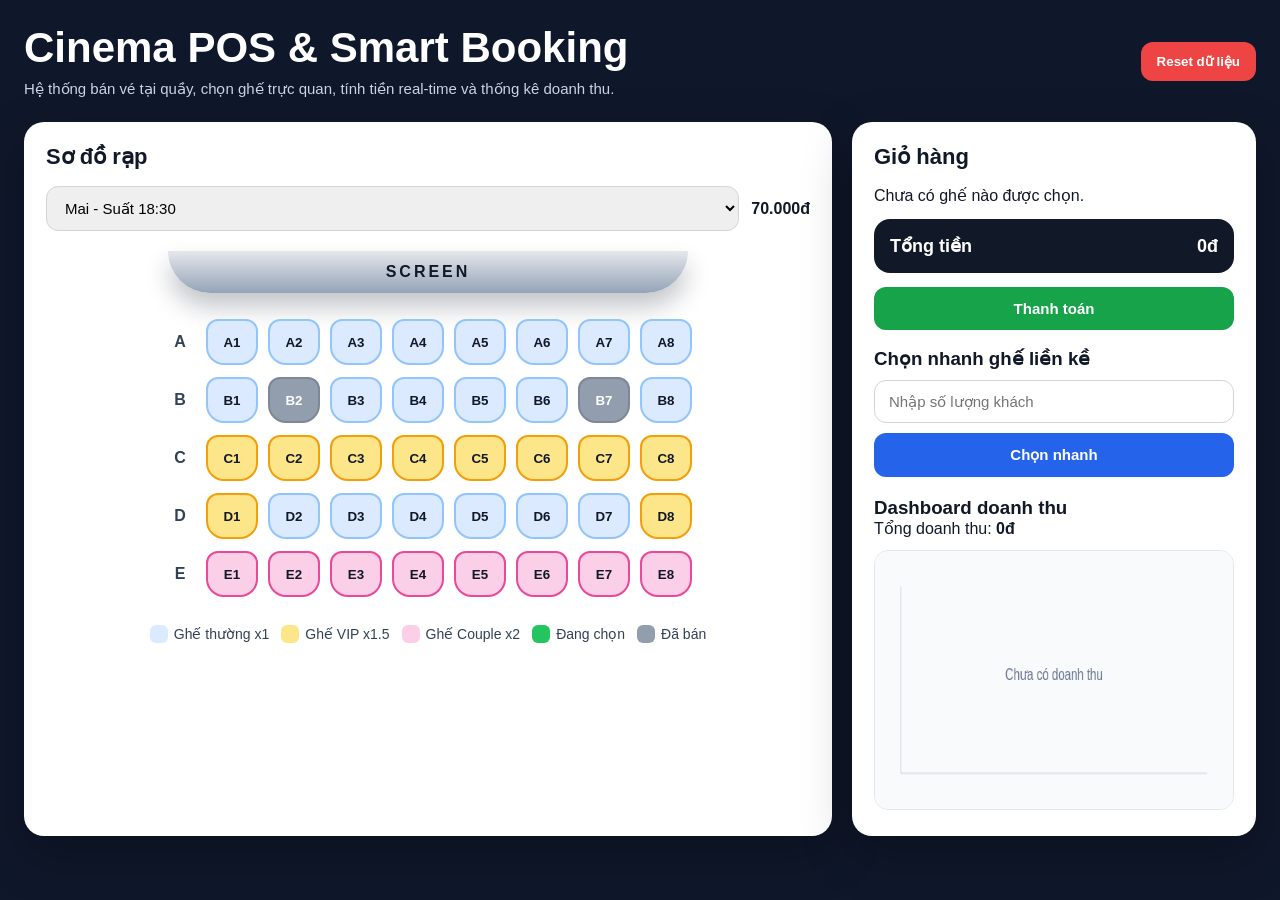
<file: bai13/index.html>
<!DOCTYPE html>
<html lang="vi">
<head>
  <meta charset="UTF-8" />
  <meta name="viewport" content="width=device-width, initial-scale=1.0" />
  <title>Cinema POS & Smart Booking</title>
  <link rel="stylesheet" href="styles.css">
</head>
<body>
  <div class="app">
    <header class="header">
      <div>
        <h1>Cinema POS & Smart Booking</h1>
        <p>Hệ thống bán vé tại quầy, chọn ghế trực quan, tính tiền real-time và thống kê doanh thu.</p>
      </div>
      <button class="reset-btn" id="resetBtn">Reset dữ liệu</button>
    </header>

    <div class="layout">
      <section class="panel">
        <h2 class="panel-title">Sơ đồ rạp</h2>

        <div class="movie-box">
          <select id="movieSelect"></select>
          <strong id="basePriceText">0đ</strong>
        </div>

        <div class="screen">SCREEN</div>
        <div id="seatMap" class="seat-map"></div>

        <div class="legend">
          <div class="legend-item"><span class="dot normal"></span> Ghế thường x1</div>
          <div class="legend-item"><span class="dot vip"></span> Ghế VIP x1.5</div>
          <div class="legend-item"><span class="dot couple"></span> Ghế Couple x2</div>
          <div class="legend-item"><span class="dot selected"></span> Đang chọn</div>
          <div class="legend-item"><span class="dot sold"></span> Đã bán</div>
        </div>
      </section>

      <aside class="panel">
        <h2 class="panel-title">Giỏ hàng</h2>
        <div id="cartList" class="cart-list"></div>

        <div class="total-box">
          <span>Tổng tiền</span>
          <span id="totalPrice">0đ</span>
        </div>

        <div class="actions">
          <button class="btn btn-success" id="checkoutBtn">Thanh toán</button>
        </div>

        <div class="auto-pick">
          <h3>Chọn nhanh ghế liền kề</h3>
          <input type="number" id="autoPickNumber" min="1" max="8" placeholder="Nhập số lượng khách" />
          <button class="btn btn-primary" id="autoPickBtn">Chọn nhanh</button>
        </div>

        <div id="messageBox" class="message"></div>

        <div class="revenue">
          <h3>Dashboard doanh thu</h3>
          <p>Tổng doanh thu: <strong id="revenueText">0đ</strong></p>
          <canvas id="revenueChart" width="500" height="260"></canvas>
        </div>
      </aside>
    </div>
  </div>

  <script src="script.js"></script>
</body>
</html>
</file>
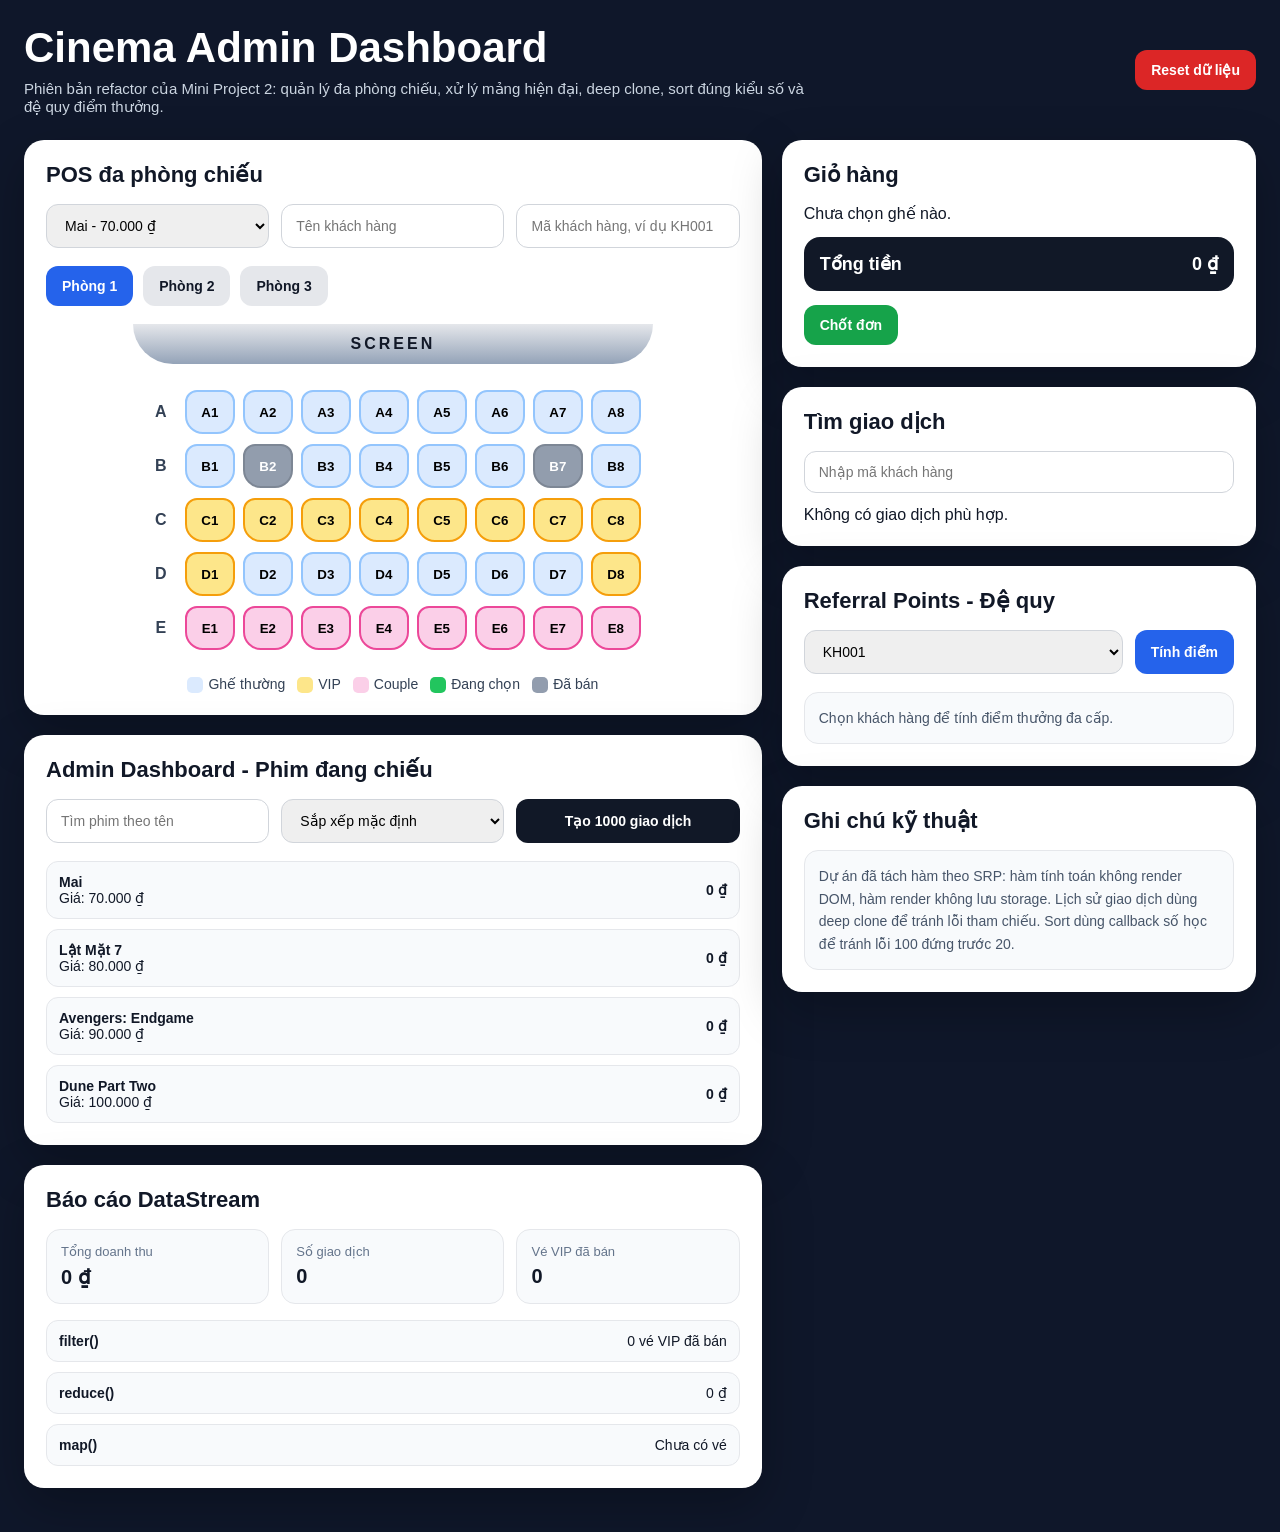
<file: mini_16_update/index.html>
<!DOCTYPE html>
<html lang="vi">
  <head>
  <meta charset="UTF-8" />
  <meta name="viewport" content="width=device-width, initial-scale=1.0" />
  <title>Cinema Admin Dashboard</title>
  <link rel="stylesheet" href="styles.css">
</head>
<body>
  <main class="app">
    <header class="header">
      <div>
        <h1>Cinema Admin Dashboard</h1>
        <p>Phiên bản refactor của Mini Project 2: quản lý đa phòng chiếu, xử lý mảng hiện đại, deep clone, sort đúng kiểu số và đệ quy điểm thưởng.</p>
      </div>
      <button class="btn btn-danger" id="resetBtn">Reset dữ liệu</button>
    </header>

    <section class="layout">
      <div>
        <section class="panel">
          <h2>POS đa phòng chiếu</h2>
          <div class="controls">
            <select id="movieSelect"></select>
            <input id="customerName" placeholder="Tên khách hàng" />
            <input id="customerId" placeholder="Mã khách hàng, ví dụ KH001" />
          </div>

          <div id="roomTabs" class="room-tabs"></div>
          <div class="screen">SCREEN</div>
          <div id="seatMap" class="seat-map"></div>

          <div class="legend">
            <span><i class="dot normal"></i>Ghế thường</span>
            <span><i class="dot vip"></i>VIP</span>
            <span><i class="dot couple"></i>Couple</span>
            <span><i class="dot selected"></i>Đang chọn</span>
            <span><i class="dot sold"></i>Đã bán</span>
          </div>
        </section>

        <section class="panel">
          <h2>Admin Dashboard - Phim đang chiếu</h2>
          <div class="controls">
            <input id="searchMovie" placeholder="Tìm phim theo tên" />
            <select id="sortMovie">
              <option value="default">Sắp xếp mặc định</option>
              <option value="nameAsc">Tên A-Z</option>
              <option value="priceAsc">Giá tăng dần</option>
              <option value="priceDesc">Giá giảm dần</option>
              <option value="revenueDesc">Doanh thu cao nhất</option>
            </select>
            <button class="btn btn-dark" id="mockBtn">Tạo 1000 giao dịch</button>
          </div>
          <div id="movieList" class="movie-list"></div>
        </section>

        <section class="panel">
          <h2>Báo cáo DataStream</h2>
          <div class="stats">
            <div class="stat-card">
              <span>Tổng doanh thu</span>
              <strong id="totalRevenue">0đ</strong>
            </div>
            <div class="stat-card">
              <span>Số giao dịch</span>
              <strong id="totalTransactions">0</strong>
            </div>
            <div class="stat-card">
              <span>Vé VIP đã bán</span>
              <strong id="totalVipTickets">0</strong>
            </div>
          </div>
          <div id="reportList" class="report-list"></div>
        </section>
      </div>

      <aside>
        <section class="panel">
          <h2>Giỏ hàng</h2>
          <div id="cartList" class="cart-list"></div>
          <div class="total-box">
            <span>Tổng tiền</span>
            <span id="cartTotal">0đ</span>
          </div>
          <button class="btn btn-success" id="checkoutBtn">Chốt đơn</button>
          <div id="messageBox" class="message"></div>
        </section>

        <section class="panel">
          <h2>Tìm giao dịch</h2>
          <input id="searchTransaction" placeholder="Nhập mã khách hàng" />
          <div id="transactionList" class="transaction-list" style="margin-top: 12px;"></div>
        </section>

        <section class="panel">
          <h2>Referral Points - Đệ quy</h2>
          <div class="controls" style="grid-template-columns: 1fr auto;">
            <select id="referralSelect"></select>
            <button class="btn btn-primary" id="calcPointBtn">Tính điểm</button>
          </div>
          <div id="referralResult" class="note">Chọn khách hàng để tính điểm thưởng đa cấp.</div>
        </section>

        <section class="panel">
          <h2>Ghi chú kỹ thuật</h2>
          <div class="note">
            Dự án đã tách hàm theo SRP: hàm tính toán không render DOM, hàm render không lưu storage. Lịch sử giao dịch dùng deep clone để tránh lỗi tham chiếu. Sort dùng callback số học để tránh lỗi 100 đứng trước 20.
          </div>
        </section>
      </aside>
    </section>
  </main>

  <script src="script.js"></script>
</body>
</html>
</file>
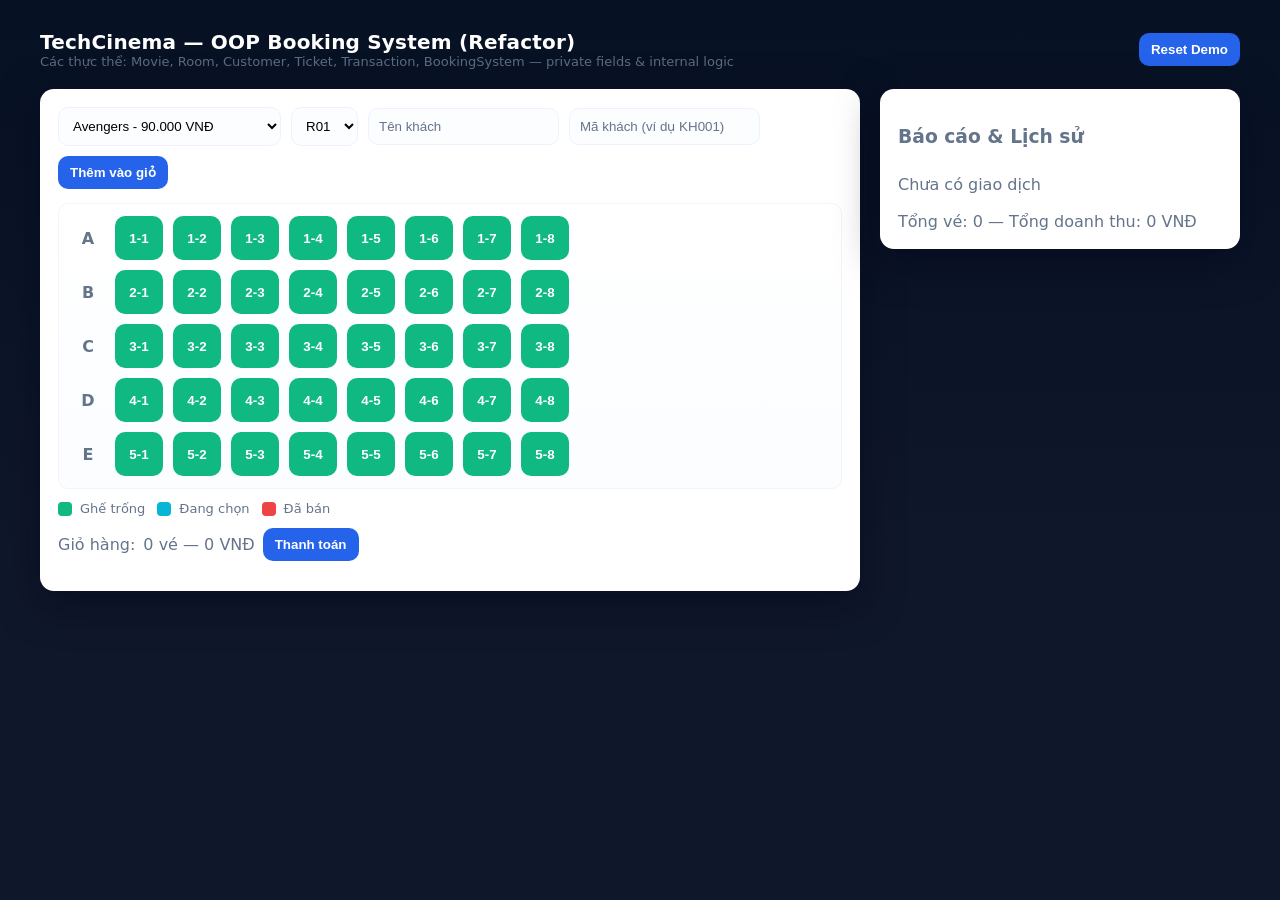
<file: mini_21_projec4/index.html>
<!DOCTYPE html>
<html lang="vi">
  <head>
    <meta charset="utf-8" />
    <meta name="viewport" content="width=device-width,initial-scale=1" />
    <title>TechCinema - OOP Refactor</title>
    <style>
      :root{
        --bg-0: #071124;
        --bg-1: #0f172a;
        --card: #ffffff;
        --accent: #2563eb;
        --accent-2: #06b6d4;
        --success: #10b981;
        --danger: #ef4444;
        --muted: #64748b;
      }
      *,*::before,*::after{box-sizing:border-box}
      body{
        font-family: Inter, ui-sans-serif, system-ui, -apple-system, "Segoe UI", Roboto, "Helvetica Neue", Arial;
        margin:0;min-height:100vh;padding:30px;background:linear-gradient(180deg,var(--bg-0) 0%, var(--bg-1) 60%);color:#0b1220;
      }

      .container{max-width:1200px;margin:0 auto}

      header{display:flex;align-items:center;justify-content:space-between;color:#fff;margin-bottom:20px}
      header h1{margin:0;font-size:20px;letter-spacing:0.2px}
      header .muted{opacity:0.9;font-size:13px}

      .layout{display:grid;grid-template-columns:1fr 360px;gap:20px}

      .card{background:var(--card);border-radius:14px;padding:18px;box-shadow:0 12px 40px rgba(2,6,23,0.5)}

      .controls{display:flex;gap:10px;align-items:center;margin-bottom:14px;flex-wrap:wrap}
      select,input{padding:10px;border-radius:10px;border:1px solid #eef2ff;background:#fbfdff}
      input::placeholder{color:var(--muted)}

      .controls .btn{display:inline-flex;align-items:center;gap:8px}

      #seatContainer{display:flex;flex-direction:column;gap:10px;padding:12px;border-radius:10px;border:1px solid #f1f5f9;background:linear-gradient(180deg,#ffffff, #fbfdff)}

      .seat-row{display:flex;gap:10px;align-items:center}
      .row-label{width:34px;color:var(--muted);font-weight:800;text-align:center}

      .seat{width:48px;height:44px;border-radius:10px;border:0;color:#fff;font-weight:800;cursor:pointer;transition:transform .12s ease, box-shadow .12s ease}
      .seat:hover{transform:translateY(-4px);box-shadow:0 8px 18px rgba(16,24,40,0.12)}
      .seat.free{background:var(--success)}
      .seat.booked{background:var(--danger);cursor:not-allowed;opacity:0.95}
      .seat.selected{background:var(--accent-2)}

      .legend{display:flex;gap:12px;align-items:center;margin-top:12px}
      .legend-item{display:inline-flex;gap:8px;align-items:center;font-size:13px;color:var(--muted)}
      .legend-dot{width:14px;height:14px;border-radius:4px}

      .panel-compact{display:grid;gap:10px}
      .btn{padding:9px 12px;border-radius:10px;border:0;cursor:pointer;background:var(--accent);color:#fff;font-weight:700}
      .btn.secondary{background:#6b7280}

      .muted{color:var(--muted)}
      .list{max-height:360px;overflow:auto;display:grid;gap:10px}

      #result > div{border-radius:10px;padding:10px}

      @media(max-width:980px){
        .layout{grid-template-columns:1fr}
        .controls{justify-content:flex-start}
      }
    </style>
  </head>
  <body>
    <div class="container">
      <header>
        <div>
          <h1>TechCinema — OOP Booking System (Refactor)</h1>
          <div class="muted">Các thực thể: Movie, Room, Customer, Ticket, Transaction, BookingSystem — private fields & internal logic</div>
        </div>
        <div>
          <button id="resetBtn" class="btn">Reset Demo</button>
        </div>
      </header>

      <div class="layout">
        <main class="card">
          <div class="controls">
            <select id="movieSelect"></select>
            <select id="roomSelect"></select>
            <input id="customerName" placeholder="Tên khách" />
            <input id="customerId" placeholder="Mã khách (ví dụ KH001)" />
            <button id="addToCart" class="btn">Thêm vào giỏ</button>
          </div>

          <div id="seatContainer"></div>

          <div class="legend" aria-hidden="true">
            <div class="legend-item"><span class="legend-dot" style="background:var(--success)"></span> Ghế trống</div>
            <div class="legend-item"><span class="legend-dot" style="background:var(--accent-2)"></span> Đang chọn</div>
            <div class="legend-item"><span class="legend-dot" style="background:var(--danger)"></span> Đã bán</div>
          </div>

          <div style="margin-top:12px;display:flex;gap:8px;align-items:center">
            <div class="muted">Giỏ hàng:</div>
            <div id="cartSummary" class="muted">0 vé — 0 VNĐ</div>
            <button id="checkoutBtn" class="btn">Thanh toán</button>
          </div>

          <div id="result" style="margin-top:12px"></div>
        </main>

        <aside>
          <div class="card panel-compact">
            <h3 class="muted">Báo cáo & Lịch sử</h3>
            <div id="reportArea" class="list"></div>
            <div id="dailyReport" class="muted" style="margin-top:8px"></div>
          </div>
        </aside>
      </div>
    </div>

    <script>
      // Utility deep clone & currency
      const U = {
        deepClone(v){ return JSON.parse(JSON.stringify(v)) },
        formatVND(n){ return n.toLocaleString('vi-VN') + ' VNĐ' }
      };

      // --- Classes ---
      class Movie {
        #basePrice = 0;
        constructor(id, title, basePrice = 0){
          this.id = id ?? ('M' + Date.now());
          this.title = title ?? 'Untitled';
          this.basePrice = (typeof basePrice === 'number' ? basePrice : 0);
        }
        get basePrice(){ return this.#basePrice }
        set basePrice(v){
          if(typeof v !== 'number' || isNaN(v) || v < 0) throw new Error('Movie.basePrice phải là số >= 0');
          this.#basePrice = v;
        }
      }

      class Room {
        #seatMap = [];
        constructor(roomId, rows = 5, cols = 8, template=null){
          this.roomId = roomId ?? ('R' + Math.floor(Math.random()*1000));
          // initialize seatMap: false = free, true = booked
          if(template && Array.isArray(template)){
            // deep copy
            this.#seatMap = U.deepClone(template).map(r => r.map(c => Boolean(c)));
          } else {
            for(let i=0;i<rows;i++){ this.#seatMap.push(new Array(cols).fill(false)); }
          }
        }

        // return deep copy to avoid external mutation
        get seatMap(){ return this.#seatMap.map(r => [...r]) }
        set seatMap(map){
          if(!Array.isArray(map) || !map.length) throw new Error('seatMap invalid');
          if(!map.every(r => Array.isArray(r))) throw new Error('seatMap must be 2D array');
          this.#seatMap = map.map(r => r.map(c => Boolean(c)));
        }

        rows(){ return this.#seatMap.length }
        cols(){ return this.#seatMap[0]?.length ?? 0 }

        isSeatBooked(row,col){
          return !!(this.#seatMap[row] && this.#seatMap[row][col]);
        }

        // bookSeat returns true if success, false if already booked or invalid
        bookSeat(row,col){
          if(row<0||col<0||row>=this.rows()||col>=this.cols()) return false;
          if(this.#seatMap[row][col]) return false;
          this.#seatMap[row][col] = true;
          return true;
        }
      }

      class Customer {
        #balance = 0;
        constructor(id, name, balance=0){ this.id = id; this.name = name; this.balance = balance }
        get balance(){ return this.#balance }
        set balance(v){ if(typeof v!=='number' || v<0) throw new Error('Balance must be >=0'); this.#balance = v }
      }

      class Ticket {
        #price = 0;
        constructor(id, movie, room, customer, row, col, price){
          this.id = id; this.movie = movie; this.room = room; this.customer = customer; this.row = row; this.col = col;
          this.price = price; this.createdAt = new Date();
        }
        get price(){ return this.#price }
        set price(v){ if(typeof v!=='number'||v<0) throw new Error('Ticket.price invalid'); this.#price = v }
        info(){ return `${this.customer.name} - ${this.movie.title} - R${this.room.roomId} ${this.row+1}-${this.col+1} - ${U.formatVND(this.price)}` }
      }

      class Transaction {
        constructor(id, items){ this.id = id; this.items = U.deepClone(items); this.createdAt = new Date(); this.total = items.reduce((s,i)=>s+i.price,0) }
      }

      class BookingSystem {
        #transactionHistory = [];
        #revenue = 0;
        constructor(rooms = [], movies = []){ this.rooms = rooms; this.movies = movies }
        get transactionHistory(){ return U.deepClone(this.#transactionHistory) }
        get revenue(){ return this.#revenue }

        findRoom(id){ return this.rooms.find(r=>r.roomId===id) }
        findMovie(id){ return this.movies.find(m=>m.id===id) }

        // buy multiple seats as items array {movieId, roomId, row, col, price, customer}
        createTransaction(items){
          if(!Array.isArray(items) || items.length===0) throw new Error('No items');
          const tx = new Transaction('TX-'+Date.now(), items);
          this.#transactionHistory.push(tx);
          this.#revenue += tx.total;
          return tx;
        }

        getDailyReport(){ return { totalTickets: this.#transactionHistory.reduce((s,tx)=>s+tx.items.length,0), totalRevenue: this.#revenue } }
      }

      // --- Demo data (no object literals for core entities) ---
      const movieA = new Movie('M01','Avengers',90000);
      const movieB = new Movie('M02','Dune Part Two',100000);

      // small seat template: 5 rows x 8 cols
      const room1 = new Room('R01',5,8);
      const room2 = new Room('R02',4,6);

      const demoCustomer = new Customer('C01','Nguyễn Văn A',500000);

      const bookingSystem = new BookingSystem([room1,room2],[movieA,movieB]);

      // --- UI logic ---
      const dom = {
        movieSelect: document.getElementById('movieSelect'),
        roomSelect: document.getElementById('roomSelect'),
        seatContainer: document.getElementById('seatContainer'),
        customerName: document.getElementById('customerName'),
        customerId: document.getElementById('customerId'),
        addToCart: document.getElementById('addToCart'),
        checkoutBtn: document.getElementById('checkoutBtn'),
        cartSummary: document.getElementById('cartSummary'),
        result: document.getElementById('result'),
        reportArea: document.getElementById('reportArea'),
        dailyReport: document.getElementById('dailyReport'),
        resetBtn: document.getElementById('resetBtn')
      };

      let selectedSeats = [];

      function renderSelectors(){
        dom.movieSelect.innerHTML = bookingSystem.movies.map(m=>`<option value="${m.id}">${m.title} - ${U.formatVND(m.basePrice)}</option>`).join('');
        dom.roomSelect.innerHTML = bookingSystem.rooms.map(r=>`<option value="${r.roomId}">${r.roomId}</option>`).join('');
      }

      function renderSeatMap(){
        const roomId = dom.roomSelect.value || bookingSystem.rooms[0].roomId;
        const movieId = dom.movieSelect.value || bookingSystem.movies[0].id;
        const room = bookingSystem.findRoom(roomId);
        const movie = bookingSystem.findMovie(movieId);

        dom.seatContainer.innerHTML = '';
        const map = room.seatMap; // deep copy

        map.forEach((row, rIdx)=>{
          const rowDiv = document.createElement('div'); rowDiv.className='seat-row';
          const label = document.createElement('div'); label.className='row-label'; label.textContent=String.fromCharCode(65+rIdx);
          rowDiv.appendChild(label);
          row.forEach((booked,cIdx)=>{
            const btn = document.createElement('button');
            btn.className='seat ' + (booked? 'booked':'free');
            btn.textContent = (rIdx+1) + '-' + (cIdx+1);
            // use arrow function referencing bookingSystem to avoid this-binding issues
            btn.addEventListener('click', ()=>{
              if(room.isSeatBooked(rIdx,cIdx)){
                showResult('Ghế đã được bán',false); return;
              }
              const exists = selectedSeats.find(s=>s.roomId===roomId && s.row===rIdx && s.col===cIdx);
              if(exists){ selectedSeats = selectedSeats.filter(s=>!(s.roomId===roomId&&s.row===rIdx&&s.col===cIdx)); }
              else { selectedSeats.push({ movieId: movie.id, roomId: room.roomId, row:rIdx, col:cIdx, price: movie.basePrice, customerId: dom.customerId.value || demoCustomer.id, customerName: dom.customerName.value || demoCustomer.name }); }
              renderSeatMap(); renderCartSummary();
            });

            // style selected
            const sel = selectedSeats.find(s=>s.roomId===roomId && s.row===rIdx && s.col===cIdx);
            if(sel) btn.classList.remove('free'), btn.classList.add('selected');

            rowDiv.appendChild(btn);
          });
          dom.seatContainer.appendChild(rowDiv);
        });
      }

      function renderCartSummary(){
        const count = selectedSeats.length;
        const total = selectedSeats.reduce((s,i)=>s+i.price,0);
        dom.cartSummary.textContent = `${count} vé — ${U.formatVND(total)}`;
      }

      function showResult(msg, ok=true){ dom.result.innerHTML = `<div style="padding:8px;border-radius:8px;background:${ok?'#ecfccb':'#fee2e2'}">${msg}</div>` }

      function addToCartHandler(){
        if(selectedSeats.length===0){ showResult('Chưa chọn ghế nào',false); return }
        showResult(`Đã thêm ${selectedSeats.length} vé vào giỏ. Nhấn Thanh toán để hoàn tất.`,true);
      }

      function checkoutHandler(){
        try{
          if(selectedSeats.length===0) throw new Error('Giỏ hàng rỗng');
          // ensure customers provided
          const cid = dom.customerId.value.trim() || demoCustomer.id;
          const cname = dom.customerName.value.trim() || demoCustomer.name;
          const customer = new Customer(cid, cname, demoCustomer.balance);

          // attempt to book seats via Room.bookSeat to ensure encapsulation
          const items = [];
          for(const s of selectedSeats){
            const room = bookingSystem.findRoom(s.roomId);
            const ok = room.bookSeat(s.row,s.col);
            if(!ok) throw new Error('Một ghế đã bị đặt trước khi thanh toán.');
            items.push(new Ticket('T-'+Date.now()+'-'+Math.random().toString(36).slice(2,6), bookingSystem.findMovie(s.movieId), room, customer, s.row, s.col, s.price));
          }

          // create transaction (deep cloned inside)
          const tx = bookingSystem.createTransaction(items.map(t=>({ id: t.id, movieId: t.movie.id, roomId: t.room.roomId, row: t.row, col: t.col, price: t.price, customerId: t.customer.id, customerName: t.customer.name })));

          // show success and clear
          showResult(`Thanh toán thành công — Mã giao dịch: ${tx.id}`);
          selectedSeats = [];
          renderSeatMap(); renderCartSummary(); renderReportArea();
        }catch(err){ showResult(err.message,false) }
      }

      function renderReportArea(){
        const hist = bookingSystem.transactionHistory;
        dom.reportArea.innerHTML = hist.slice().reverse().map(tx => `<div style="padding:8px;border-radius:8px;background:#f8fafc;border:1px solid #eef2ff">${tx.id} — ${tx.items.length} vé — ${U.formatVND(tx.total)}<br><small class=\"muted\">${new Date(tx.createdAt).toLocaleString()}</small></div>`).join('') || '<div class="muted">Chưa có giao dịch</div>';
        const r = bookingSystem.getDailyReport();
        dom.dailyReport.textContent = `Tổng vé: ${r.totalTickets} — Tổng doanh thu: ${U.formatVND(r.totalRevenue)}`;
      }

      function resetDemo(){
        // reinstantiate new rooms/movies to avoid overriding instances
        const m1 = new Movie('M01','Avengers',90000);
        const m2 = new Movie('M02','Dune Part Two',100000);
        const r1 = new Room('R01',5,8);
        const r2 = new Room('R02',4,6);
        bookingSystem.rooms = [r1,r2]; bookingSystem.movies = [m1,m2];
        // clear private history by replacing object via reflection-like approach
        // (we cannot access private fields) so recreate bookingSystem? keep same instance but reset via new instance
        // simplest: create new BookingSystem and rebind
        window.bookingSystem = new BookingSystem([r1,r2],[m1,m2]);
        // replace local reference
        // restore functions that use bookingSystem variable
        // reassign
        renderSelectors(); renderSeatMap(); renderCartSummary(); renderReportArea(); showResult('Đã reset demo',true);
      }

      // wire events
      dom.movieSelect.addEventListener('change', ()=>{ renderSeatMap() });
      dom.roomSelect.addEventListener('change', ()=>{ renderSeatMap() });
      dom.addToCart.addEventListener('click', addToCartHandler);
      dom.checkoutBtn.addEventListener('click', checkoutHandler);
      dom.resetBtn.addEventListener('click', ()=>{ location.reload() });

      // initial render
      renderSelectors(); renderSeatMap(); renderCartSummary(); renderReportArea();
    </script>
  </body>
</html>
</file>
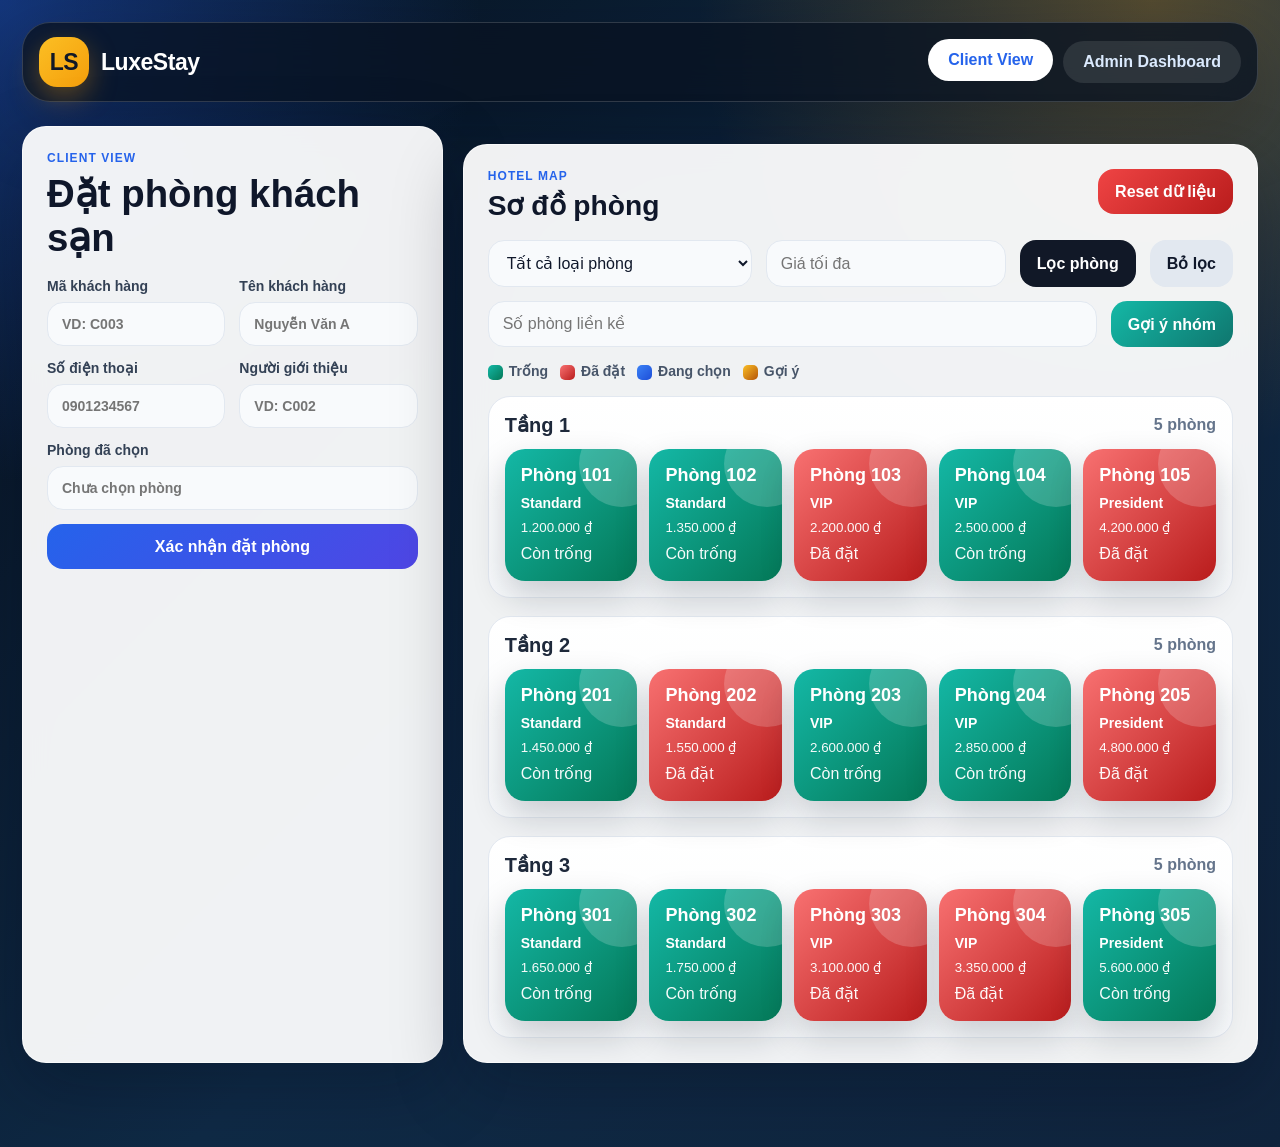
<file: project_end/index.html>
<!DOCTYPE html>
<html lang="vi">
<head>
  <meta charset="UTF-8" />
  <meta name="viewport" content="width=device-width, initial-scale=1.0" />
  <title>LuxeStay Hotel Management</title>
  <link rel="stylesheet" href="styles.css" />
  <script src="models.js" defer></script>
  <script src="utils.js" defer></script>
  <script src="app.js" defer></script>
</head>
<body>
  <header class="site-header">
    <nav class="navbar" aria-label="Thanh điều hướng">
      <div class="brand">
        <span>LS</span>
        <strong>LuxeStay</strong>
      </div>
      <ul class="nav-list">
        <li><button class="nav-btn active" type="button" data-view="clientView">Client View</button></li>
        <li><button class="nav-btn" type="button" data-view="adminView">Admin Dashboard</button></li>
      </ul>
    </nav>
  </header>

  <main class="app-shell">
    <section id="clientView" class="view active-view">
      <section class="client-layout">
        <article class="panel booking-panel">
          <div class="panel-title">
            <p>Client View</p>
            <h1>Đặt phòng khách sạn</h1>
          </div>

          <form id="bookingForm" class="booking-form">
            <label>
              Mã khách hàng
              <input id="customerId" type="text" placeholder="VD: C003" autocomplete="off" />
            </label>
            <label>
              Tên khách hàng
              <input id="customerName" type="text" placeholder="Nguyễn Văn A" autocomplete="off" />
            </label>
            <label>
              Số điện thoại
              <input id="customerPhone" type="text" placeholder="0901234567" autocomplete="off" />
            </label>
            <label>
              Người giới thiệu
              <input id="referredBy" type="text" placeholder="VD: C002" autocomplete="off" />
            </label>
            <label class="full-field">
              Phòng đã chọn
              <input id="selectedRoom" type="text" placeholder="Chưa chọn phòng" readonly />
            </label>

            <div id="discountMessage" class="discount-message hidden"></div>
            <div id="formMessage" class="form-message"></div>

            <button class="btn btn-primary full-field" type="submit">Xác nhận đặt phòng</button>
          </form>
        </article>

        <article class="panel room-panel">
          <div class="panel-title room-head">
            <div>
              <p>Hotel Map</p>
              <h2>Sơ đồ phòng</h2>
            </div>
            <button id="resetBtn" class="btn btn-danger" type="button">Reset dữ liệu</button>
          </div>

          <div class="filter-bar">
            <select id="typeFilter">
              <option value="all">Tất cả loại phòng</option>
              <option value="Standard">Standard</option>
              <option value="VIP">VIP</option>
              <option value="President">President</option>
            </select>
            <input id="maxPriceFilter" type="number" min="0" placeholder="Giá tối đa" />
            <button id="applyFilterBtn" class="btn btn-secondary" type="button">Lọc phòng</button>
            <button id="clearFilterBtn" class="btn btn-light" type="button">Bỏ lọc</button>
          </div>

          <div class="group-box">
            <input id="groupQuantity" type="number" min="1" placeholder="Số phòng liền kề" />
            <button id="suggestBtn" class="btn btn-success" type="button">Gợi ý nhóm</button>
          </div>

          <div class="legend">
            <span><i class="dot bg-green"></i>Trống</span>
            <span><i class="dot bg-red"></i>Đã đặt</span>
            <span><i class="dot bg-selected"></i>Đang chọn</span>
            <span><i class="dot bg-highlight"></i>Gợi ý</span>
          </div>

          <div id="hotelMap" class="hotel-map"></div>
        </article>
      </section>
    </section>

    <section id="adminView" class="view" hidden>
      <section class="admin-header">
        <div class="panel stat-card">
          <span>Tổng doanh thu</span>
          <strong id="totalRevenue">0đ</strong>
        </div>
        <div class="panel stat-card">
          <span>Tổng booking</span>
          <strong id="totalBookings">0</strong>
        </div>
        <div class="panel stat-card">
          <span>Hóa đơn trên 2 triệu</span>
          <strong id="highValueBookings">0</strong>
        </div>
      </section>

      <section class="admin-grid">
        <article class="panel">
          <div class="panel-title">
            <p>Canvas</p>
            <h2>Doanh thu theo loại phòng</h2>
          </div>
          <canvas id="revenueChart" width="720" height="330"></canvas>
        </article>

        <article class="panel">
          <div class="panel-title">
            <p>Room Management</p>
            <h2>Thêm / Sửa / Xóa Phòng</h2>
          </div>
          <form id="adminRoomForm" class="admin-room-form">
            <label>Room ID <input id="adminRoomId" type="text" placeholder="e.g. 101" /></label>
            <label>Type
              <select id="adminRoomType">
                <option value="Standard">Standard</option>
                <option value="VIP">VIP</option>
                <option value="President">President</option>
              </select>
            </label>
            <label>Floor <input id="adminRoomFloor" type="number" min="1" /></label>
            <label>Base Price <input id="adminRoomPrice" type="number" min="0" /></label>
            <div class="admin-room-actions">
              <button id="adminAddRoom" class="btn btn-primary" type="button">Add Room</button>
              <button id="adminUpdateRoom" class="btn btn-secondary" type="button">Update Room</button>
              <button id="adminClearRoom" class="btn btn-light" type="button">Clear</button>
            </div>
          </form>

          <div class="table-wrap">
            <table>
              <thead>
                <tr><th>Room ID</th><th>Type</th><th>Floor</th><th>Price</th><th>Actions</th></tr>
              </thead>
              <tbody id="roomsTableBody"></tbody>
            </table>
          </div>
        </article>

        <article class="panel">
          <div class="panel-title">
            <p>Referral</p>
            <h2>Khách hàng</h2>
          </div>
          <div class="table-wrap">
            <table>
              <thead>
                <tr>
                  <th>Mã KH</th>
                  <th>Tên khách</th>
                  <th>Giới thiệu bởi</th>
                  <th>Điểm thưởng</th>
                </tr>
              </thead>
              <tbody id="customerTableBody"></tbody>
            </table>
          </div>
        </article>
      </section>

      <section class="panel">
        <div class="panel-title table-title">
          <div>
            <p>Admin Dashboard</p>
            <h2>Lịch sử giao dịch</h2>
          </div>
          <div class="table-actions">
            <button id="sortAscBtn" class="btn btn-secondary" type="button">Giá tăng</button>
            <button id="sortDescBtn" class="btn btn-secondary" type="button">Giá giảm</button>
          </div>
        </div>
        <div class="table-wrap">
          <table>
            <thead>
              <tr>
                <th>Mã booking</th>
                <th>Khách hàng</th>
                <th>SĐT</th>
                <th>Phòng</th>
                <th>Loại</th>
                <th>Giá gốc</th>
                <th>Giảm</th>
                <th>Tổng tiền</th>
                <th>Thời gian</th>
              </tr>
            </thead>
            <tbody id="bookingTableBody"></tbody>
          </table>
        </div>
      </section>

      <section class="panel">
        <div class="panel-title">
          <p>Modern Arrays</p>
          <h2>Báo cáo dữ liệu</h2>
        </div>
        <div id="arrayReport" class="array-report"></div>
      </section>
    </section>
  </main>
</body>
</html>
</file>
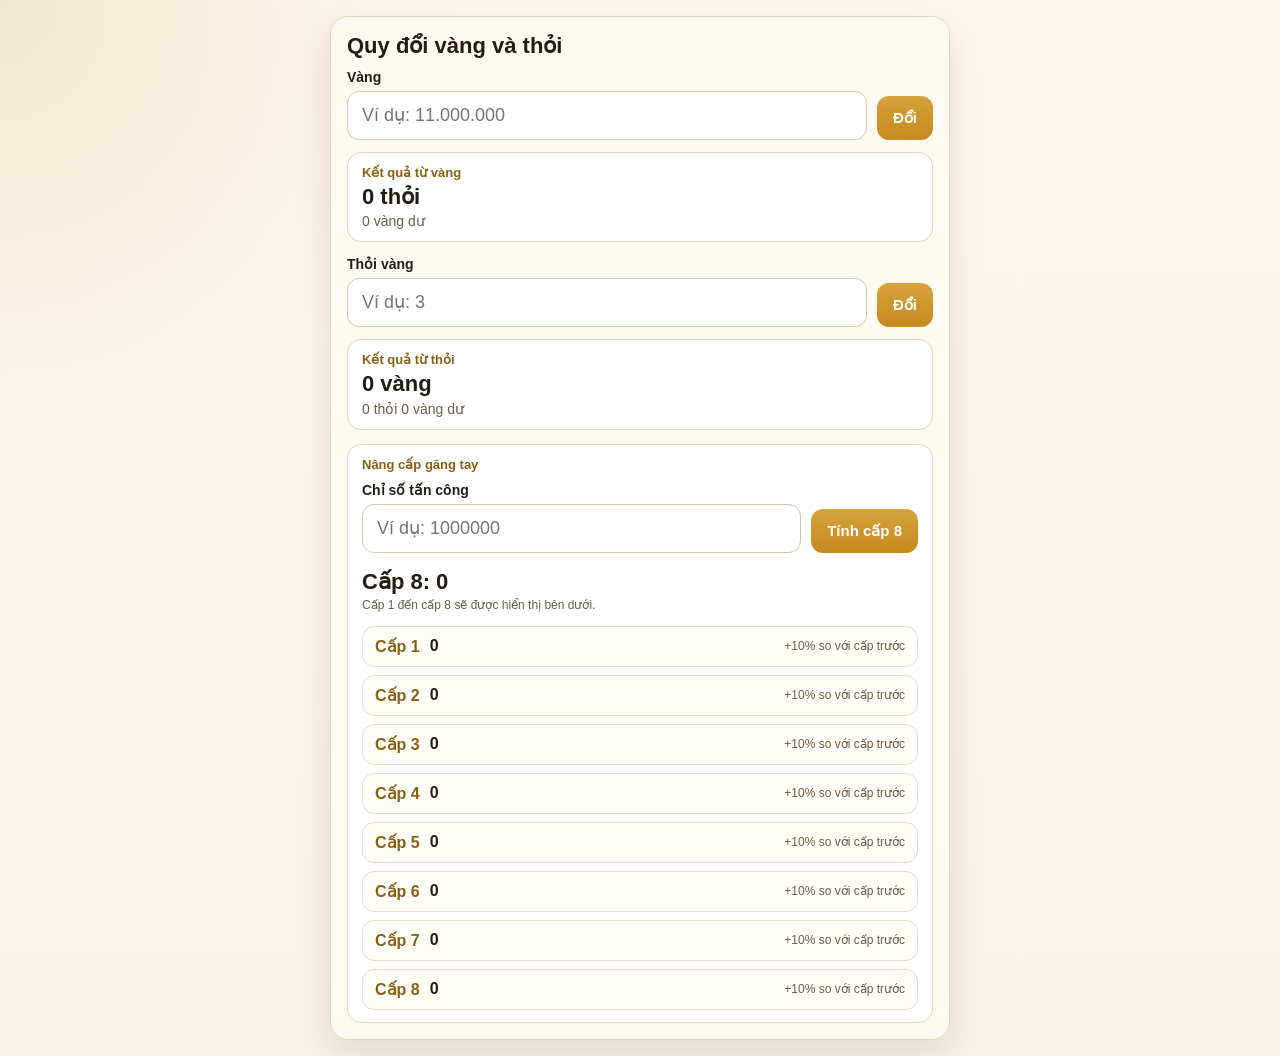
<file: tinh_vang_nro/vang.html>
<!DOCTYPE html>
<html lang="vi">
<head>
<meta charset="UTF-8" />
<meta name="viewport" content="width=device-width, initial-scale=1.0" />
<title>Tính Vàng Và Thỏi Vàng</title>
<style>
:root{--bg:#f7f2e8;--card:#fffaf2;--text:#241d14;--muted:#6c5d49;--line:#e5d4ba;--accent:#c58a1f;--accent2:#8b5f12;}
*{box-sizing:border-box}
body{margin:0;font-family:Arial,Helvetica,sans-serif;background:radial-gradient(circle at top left,rgba(197,138,31,.15),transparent 28%),linear-gradient(180deg,#fbf7ef 0%,var(--bg) 100%);color:var(--text);min-height:100vh;display:grid;place-items:center;padding:16px}
.wrap{width:min(620px,100%);background:rgba(255,250,242,.96);border:1px solid var(--line);border-radius:18px;box-shadow:0 16px 36px rgba(89,62,20,.12);padding:16px}
.title{margin:0 0 10px;font-size:22px;font-weight:800}
.rule{color:var(--muted);font-size:14px;margin:0 0 14px}
.row{display:grid;grid-template-columns:1fr auto;gap:10px;align-items:end;margin-bottom:12px}
.field{display:grid;gap:6px}
.field span{font-size:14px;font-weight:700}
.field input{width:100%;border:1px solid #d9c7aa;border-radius:12px;padding:13px 14px;font-size:18px;background:#fff;color:var(--text);outline:none}
.field input:focus{border-color:var(--accent);box-shadow:0 0 0 4px rgba(197,138,31,.12)}
.btn{border:0;border-radius:12px;padding:13px 16px;font-size:15px;font-weight:700;cursor:pointer;background:linear-gradient(180deg,#d6a33c,var(--accent));color:#fff;height:fit-content}
.box{border:1px solid var(--line);border-radius:14px;background:#fff;margin-top:10px;padding:12px 14px;display:grid;gap:4px}
.box strong{font-size:13px;color:var(--accent2)}
.box .value{font-size:22px;font-weight:800;line-height:1.15}
.box .sub{font-size:14px;color:var(--muted)}
.upgrade-list{display:grid;gap:8px;margin-top:10px}
.upgrade-row{display:grid;grid-template-columns:auto 1fr auto;gap:10px;align-items:center;padding:10px 12px;border:1px solid #eadbc2;border-radius:12px;background:#fffdf8}
.upgrade-level{font-weight:800;color:var(--accent2)}
.upgrade-attack{font-weight:700}
.upgrade-note{font-size:12px;color:var(--muted)}
@media (max-width:560px){.row{grid-template-columns:1fr}.btn{width:100%}}
</style>
</head>
<body>
<main class="wrap">
<h1 class="title">Quy đổi vàng và thỏi</h1>
<div class="row"><label class="field"><span>Vàng</span><input id="goldInput" type="text" inputmode="numeric" autocomplete="off" placeholder="Ví dụ: 11.000.000" /></label><button class="btn" id="toBar">Đổi</button></div>
<div class="box"><strong>Kết quả từ vàng</strong><div class="value" id="goldResult">0 thỏi</div><div class="sub" id="goldRemain">0 vàng dư</div></div>
<div class="row" style="margin-top:14px"><label class="field"><span>Thỏi vàng</span><input id="barInput" type="text" inputmode="numeric" autocomplete="off" placeholder="Ví dụ: 3" /></label><button class="btn" id="toGold">Đổi</button></div>
<div class="box"><strong>Kết quả từ thỏi</strong><div class="value" id="barResult">0 vàng</div><div class="sub" id="barDetail">0 thỏi 0 vàng dư</div></div>
<div class="box" style="margin-top:14px"><strong>Nâng cấp găng tay</strong><div class="row" style="margin-top:6px"><label class="field"><span>Chỉ số tấn công</span><input id="attackInput" type="text" inputmode="numeric" autocomplete="off" placeholder="Ví dụ: 1000000" /></label><button class="btn" id="calcUpgrade">Tính cấp 8</button></div><div class="value" id="upgradeResult">Cấp 8: 0</div><div class="upgrade-note" id="upgradeSummary">Cấp 1 đến cấp 8 sẽ được hiển thị bên dưới.</div><div class="upgrade-list" id="upgradeList"></div></div>
</main>
<script>
const GOLD_PER_BAR = 37000000;
const goldInput = document.getElementById('goldInput');
const barInput = document.getElementById('barInput');
const attackInput = document.getElementById('attackInput');
const goldResult = document.getElementById('goldResult');
const goldRemain = document.getElementById('goldRemain');
const barResult = document.getElementById('barResult');
const barDetail = document.getElementById('barDetail');
const upgradeResult = document.getElementById('upgradeResult');
const upgradeSummary = document.getElementById('upgradeSummary');
const upgradeList = document.getElementById('upgradeList');

function parseNumber(value) { return Number(String(value).replace(/[^0-9]/g, '')) || 0; }
function onlyDigits(value) { return String(value).replace(/\D/g, ''); }
function formatNumber(value) { return onlyDigits(value).replace(/\B(?=(\d{3})+(?!\d))/g, '.'); }
function formatInput(value) { const digits = onlyDigits(value); return digits ? formatNumber(digits) : ''; }

function keepCaret(input, rawValue, formattedValue) {
  const selectionStart = input.selectionStart ?? rawValue.length;
  const digitsBeforeCaret = onlyDigits(rawValue.slice(0, selectionStart)).length;
  if (!digitsBeforeCaret) return 0;
  let digitCount = 0;
  for (let index = 0; index < formattedValue.length; index += 1) {
    if (/\d/.test(formattedValue[index])) digitCount += 1;
    if (digitCount >= digitsBeforeCaret) return index + 1;
  }
  return formattedValue.length;
}

function finalizeInput(input) { input.value = formatInput(input.value); }

function renderGold() {
  const gold = parseNumber(goldInput.value);
  const bars = Math.floor(gold / GOLD_PER_BAR);
  const remain = gold % GOLD_PER_BAR;
  goldResult.textContent = `${formatNumber(bars)} thỏi`;
  goldRemain.textContent = `${formatNumber(remain)} vàng dư`;
}

function renderBar() {
  const bars = parseNumber(barInput.value);
  const gold = bars * GOLD_PER_BAR;
  const remain = gold % GOLD_PER_BAR;
  barResult.textContent = `${formatNumber(gold)} vàng`;
  barDetail.textContent = `${formatNumber(bars)} thỏi ${formatNumber(remain)} vàng dư`;
}

function renderUpgrade() {
  const baseAttack = parseNumber(attackInput.value);
  upgradeList.innerHTML = '';

  if (!baseAttack) {
    upgradeResult.textContent = 'Cấp 8: 0';
    upgradeSummary.textContent = 'Cấp 1 đến cấp 8 sẽ được hiển thị bên dưới.';
    for (let level = 1; level <= 8; level += 1) {
      const row = document.createElement('div');
      row.className = 'upgrade-row';
      row.innerHTML = `<div class="upgrade-level">Cấp ${level}</div><div class="upgrade-attack">0</div><div class="upgrade-note">+10% so với cấp trước</div>`;
      upgradeList.appendChild(row);
    }
    return;
  }

  for (let level = 1; level <= 8; level += 1) {
    const attackValue = Math.round(baseAttack * Math.pow(1.1, level));
    const row = document.createElement('div');
    row.className = 'upgrade-row';
    row.innerHTML = `<div class="upgrade-level">Cấp ${level}</div><div class="upgrade-attack">${formatNumber(attackValue)}</div><div class="upgrade-note">+10%</div>`;
    upgradeList.appendChild(row);
    if (level === 8) {
      upgradeResult.textContent = `Cấp 8: ${formatNumber(attackValue)}`;
      upgradeSummary.textContent = `Từ ${formatNumber(baseAttack)} lên cấp 8 là ${formatNumber(attackValue)} tấn công.`;
    }
  }
}

goldInput.addEventListener('input', () => { renderGold(); });
goldInput.addEventListener('blur', () => { finalizeInput(goldInput); renderGold(); });
barInput.addEventListener('input', () => { renderBar(); });
barInput.addEventListener('blur', () => { finalizeInput(barInput); renderBar(); });
attackInput.addEventListener('input', () => { renderUpgrade(); });
attackInput.addEventListener('blur', () => { finalizeInput(attackInput); renderUpgrade(); });
document.getElementById('toBar').addEventListener('click', () => { finalizeInput(goldInput); renderGold(); });
document.getElementById('toGold').addEventListener('click', () => { finalizeInput(barInput); renderBar(); });
document.getElementById('calcUpgrade').addEventListener('click', () => { finalizeInput(attackInput); renderUpgrade(); });

renderGold();
renderBar();
renderUpgrade();
</script>
</body>
</html>
</file>
<file: bai13/styles.css>
*{box-sizing:border-box;margin:0;padding:0;font-family:Arial,Helvetica,sans-serif}
body{min-height:100vh;background:#0f172a;color:#111827;padding:24px}
.app{max-width:1280px;margin:0 auto}
.header{color:white;margin-bottom:24px;display:flex;justify-content:space-between;gap:16px;align-items:center;flex-wrap:wrap}
.header h1{font-size:clamp(26px,4vw,42px);margin-bottom:8px}
.header p{color:#cbd5e1;font-size:15px}
.reset-btn{border:none;background:#ef4444;color:white;padding:12px 16px;border-radius:12px;font-weight:700;cursor:pointer}
.layout{display:grid;grid-template-columns:minmax(0,1.8fr) minmax(320px,0.9fr);gap:20px}
.panel{background:white;border-radius:20px;padding:22px;box-shadow:0 18px 50px rgba(0,0,0,0.25)}
.panel-title{font-size:22px;margin-bottom:16px;color:#111827}
.movie-box{display:grid;grid-template-columns:1fr auto;gap:12px;align-items:center;margin-bottom:20px}
select,input{width:100%;padding:12px 14px;border:1px solid #d1d5db;border-radius:12px;font-size:15px;outline:none}
.screen{margin:18px auto 26px;height:42px;max-width:520px;background:linear-gradient(180deg,#e5e7eb,#94a3b8);border-radius:0 0 70px 70px;text-align:center;line-height:42px;color:#111827;font-weight:800;letter-spacing:3px;box-shadow:0 14px 24px rgba(15,23,42,0.25)}
.seat-map{display:grid;gap:12px;justify-content:center;overflow-x:auto;padding-bottom:8px}
.seat-row{display:grid;grid-template-columns:32px repeat(8,52px);gap:10px;align-items:center}
.row-label{font-weight:800;color:#334155;text-align:center}
.seat{width:52px;height:46px;border-radius:12px 12px 18px 18px;border:2px solid transparent;cursor:pointer;font-weight:800;transition:0.2s;color:#111827}
.seat:hover:not(.sold){transform:translateY(-3px);box-shadow:0 8px 16px rgba(15,23,42,0.18)}
.normal{background:#dbeafe;border-color:#93c5fd}
.vip{background:#fde68a;border-color:#f59e0b}
.couple{background:#fbcfe8;border-color:#ec4899}
.selected{background:#22c55e!important;border-color:#15803d!important;color:white}
.sold{background:#64748b!important;border-color:#475569!important;color:white;cursor:not-allowed;opacity:0.7}
.legend{display:flex;gap:12px;flex-wrap:wrap;justify-content:center;margin-top:20px;color:#334155;font-size:14px}
.legend-item{display:flex;align-items:center;gap:6px}
.dot{width:18px;height:18px;border-radius:6px;display:inline-block}
.cart-list{display:grid;gap:10px;margin:14px 0;max-height:260px;overflow-y:auto}
.cart-item{display:flex;justify-content:space-between;gap:10px;background:#f8fafc;border:1px solid #e5e7eb;padding:12px;border-radius:12px;font-size:14px}
.cart-item strong{color:#111827}
.total-box{background:#111827;color:white;padding:16px;border-radius:16px;margin:14px 0;display:flex;justify-content:space-between;align-items:center;font-size:18px;font-weight:800}
.actions{display:grid;gap:10px}
.btn{border:none;padding:13px 16px;border-radius:12px;font-weight:800;cursor:pointer;font-size:15px}
.btn-primary{background:#2563eb;color:white}
.btn-success{background:#16a34a;color:white}
.btn-dark{background:#111827;color:white}
.auto-pick{margin-top:18px;display:grid;gap:10px}
.revenue{margin-top:20px}
canvas{width:100%;height:260px;border:1px solid #e5e7eb;border-radius:14px;background:#f8fafc;margin-top:12px}
.message{margin-top:12px;padding:12px;border-radius:12px;display:none;font-size:14px;font-weight:700}
.message.show{display:block}
.message.success{background:#dcfce7;color:#166534}
.message.error{background:#fee2e2;color:#991b1b}
@media (max-width:980px){body{padding:16px}.layout{grid-template-columns:1fr}.movie-box{grid-template-columns:1fr}}
@media (max-width:620px){.panel{padding:16px;border-radius:16px}.seat-row{grid-template-columns:24px repeat(8,40px);gap:7px}.seat{width:40px;height:38px;font-size:11px;border-radius:10px 10px 14px 14px}.screen{height:36px;line-height:36px;font-size:13px}.header h1{font-size:26px}}
</file>
<file: mini_16_update/styles.css>
* {
  box-sizing: border-box;
  margin: 0;
  padding: 0;
  font-family: Arial, Helvetica, sans-serif;
}

body {
  min-height: 100vh;
  background: #0f172a;
  color: #111827;
  padding: 24px;
}

.app {
  max-width: 1320px;
  margin: 0 auto;
}

.header {
  color: white;
  margin-bottom: 24px;
  display: flex;
  justify-content: space-between;
  align-items: center;
  gap: 16px;
  flex-wrap: wrap;
}

.header h1 {
  font-size: clamp(26px, 4vw, 42px);
  margin-bottom: 8px;
}

.header p {
  color: #cbd5e1;
  font-size: 15px;
  max-width: 780px;
}

.btn {
  border: 0;
  border-radius: 12px;
  padding: 12px 16px;
  font-size: 14px;
  font-weight: 800;
  cursor: pointer;
  transition: 0.2s;
}

.btn:hover {
  transform: translateY(-2px);
}

.btn-primary { background: #2563eb; color: #fff; }
.btn-success { background: #16a34a; color: #fff; }
.btn-danger { background: #dc2626; color: #fff; }
.btn-dark { background: #111827; color: #fff; }

.layout {
  display: grid;
  grid-template-columns: 1.4fr 0.9fr;
  gap: 20px;
}

.panel {
  background: #fff;
  border-radius: 20px;
  padding: 22px;
  box-shadow: 0 18px 50px rgba(0, 0, 0, 0.25);
  margin-bottom: 20px;
}

.panel h2 {
  font-size: 22px;
  margin-bottom: 16px;
}

.controls {
  display: grid;
  grid-template-columns: repeat(3, minmax(0, 1fr));
  gap: 12px;
  margin-bottom: 18px;
}

input, select {
  width: 100%;
  padding: 12px 14px;
  border: 1px solid #d1d5db;
  border-radius: 12px;
  font-size: 14px;
  outline: none;
}

.room-tabs {
  display: flex;
  gap: 10px;
  flex-wrap: wrap;
  margin-bottom: 18px;
}

.room-btn {
  background: #e5e7eb;
  color: #111827;
}

.room-btn.active {
  background: #2563eb;
  color: white;
}

.screen {
  margin: 18px auto 26px;
  height: 40px;
  max-width: 520px;
  background: linear-gradient(180deg, #e5e7eb, #94a3b8);
  border-radius: 0 0 70px 70px;
  text-align: center;
  line-height: 40px;
  font-weight: 900;
  letter-spacing: 3px;
}

.seat-map {
  display: grid;
  gap: 10px;
  justify-content: center;
  overflow-x: auto;
  padding-bottom: 8px;
}

.seat-row {
  display: grid;
  grid-template-columns: 32px repeat(8, 50px);
  gap: 8px;
  align-items: center;
}

.row-label {
  text-align: center;
  font-weight: 900;
  color: #334155;
}

.seat {
  width: 50px;
  height: 44px;
  border-radius: 12px 12px 18px 18px;
  border: 2px solid transparent;
  font-weight: 800;
  cursor: pointer;
  transition: 0.2s;
}

.seat:hover:not(.sold) {
  transform: translateY(-3px);
}

.normal { background: #dbeafe; border-color: #93c5fd; }
.vip { background: #fde68a; border-color: #f59e0b; }
.couple { background: #fbcfe8; border-color: #ec4899; }
.selected { background: #22c55e !important; border-color: #15803d !important; color: white; }
.sold { background: #64748b !important; border-color: #475569 !important; color: white; cursor: not-allowed; opacity: 0.7; }

.legend {
  display: flex;
  gap: 12px;
  justify-content: center;
  flex-wrap: wrap;
  margin-top: 18px;
  font-size: 14px;
  color: #334155;
}

.dot {
  width: 16px;
  height: 16px;
  display: inline-block;
  border-radius: 5px;
  margin-right: 5px;
  vertical-align: middle;
}

.cart-list, .report-list, .movie-list, .transaction-list {
  display: grid;
  gap: 10px;
  max-height: 300px;
  overflow-y: auto;
}

.item {
  background: #f8fafc;
  border: 1px solid #e5e7eb;
  border-radius: 12px;
  padding: 12px;
  display: flex;
  justify-content: space-between;
  gap: 12px;
  align-items: center;
  font-size: 14px;
}

.item strong {
  color: #111827;
}

.total-box {
  background: #111827;
  color: white;
  border-radius: 16px;
  padding: 16px;
  margin: 14px 0;
  display: flex;
  justify-content: space-between;
  font-weight: 900;
  font-size: 18px;
}

.stats {
  display: grid;
  grid-template-columns: repeat(3, 1fr);
  gap: 12px;
  margin-bottom: 16px;
}

.stat-card {
  background: #f8fafc;
  border: 1px solid #e5e7eb;
  border-radius: 14px;
  padding: 14px;
}

.stat-card span {
  display: block;
  color: #64748b;
  font-size: 13px;
  margin-bottom: 6px;
}

.stat-card strong {
  font-size: 20px;
}

.message {
  display: none;
  margin-top: 12px;
  padding: 12px;
  border-radius: 12px;
  font-weight: 700;
  font-size: 14px;
}

.message.show { display: block; }
.message.success { background: #dcfce7; color: #166534; }
.message.error { background: #fee2e2; color: #991b1b; }

.note {
  font-size: 14px;
  color: #475569;
  line-height: 1.6;
  background: #f8fafc;
  border: 1px solid #e5e7eb;
  border-radius: 14px;
  padding: 14px;
}

@media (max-width: 1100px) {
  .layout {
    grid-template-columns: 1fr;
  }
}

@media (max-width: 760px) {
  body {
    padding: 14px;
  }

  .panel {
    padding: 16px;
    border-radius: 16px;
  }

  .controls, .stats {
    grid-template-columns: 1fr;
  }

  .seat-row {
    grid-template-columns: 24px repeat(8, 38px);
    gap: 6px;
  }

  .seat {
    width: 38px;
    height: 36px;
    font-size: 11px;
  }
}
</file>
<file: project_end/styles.css>
:root {
  --bg: #07111f;
  --nav: rgba(8, 18, 34, 0.78);
  --card: rgba(255, 255, 255, 0.94);
  --text: #0f172a;
  --muted: #64748b;
  --border: #e2e8f0;
  --primary: #2563eb;
  --primary-2: #4f46e5;
  --success: #14b8a6;
  --danger: #ef4444;
  --warning: #f59e0b;
  --shadow: 0 24px 70px rgba(2, 6, 23, 0.28);
  --radius: 24px;
}

* {
  box-sizing: border-box;
  margin: 0;
  padding: 0;
  font-family: Arial, Helvetica, sans-serif;
}

body {
  min-height: 100vh;
  color: var(--text);
  padding: 22px;
  background:
    radial-gradient(circle at top left, rgba(37, 99, 235, .45), transparent 28%),
    radial-gradient(circle at 90% 0%, rgba(245, 158, 11, .30), transparent 28%),
    linear-gradient(135deg, #06111f 0%, #0f2a46 55%, #10243d 100%);
}

button, input, select { font: inherit; }
button { border: 0; cursor: pointer; }

.site-header, .app-shell {
  max-width: 1380px;
  margin: 0 auto;
}

.navbar {
  display: flex;
  justify-content: space-between;
  align-items: center;
  gap: 16px;
  padding: 14px 16px;
  border-radius: 28px;
  background: var(--nav);
  border: 1px solid rgba(255,255,255,.16);
  box-shadow: var(--shadow);
  backdrop-filter: blur(18px);
}

.brand {
  display: flex;
  align-items: center;
  gap: 12px;
  color: white;
  font-size: 23px;
  letter-spacing: -.02em;
}

.brand span {
  width: 50px;
  height: 50px;
  display: grid;
  place-items: center;
  border-radius: 18px;
  background: linear-gradient(135deg, #fbbf24, #f59e0b);
  color: #111827;
  font-weight: 900;
  box-shadow: 0 10px 28px rgba(245,158,11,.35);
}

.nav-list {
  display: flex;
  gap: 10px;
  flex-wrap: wrap;
  list-style: none;
}

.nav-btn {
  padding: 12px 20px;
  border-radius: 999px;
  color: #dbeafe;
  background: rgba(255,255,255,.10);
  font-weight: 900;
  transition: .2s ease;
}

.nav-btn:hover, .nav-btn.active {
  background: white;
  color: var(--primary);
  transform: translateY(-2px);
}

.app-shell { padding: 24px 0 44px; }
.view { display: none; }
.view.active-view { display: block; }

.client-layout, .admin-grid, .admin-header {
  display: grid;
  gap: 20px;
}

.client-layout { grid-template-columns: 0.82fr 1.55fr; }
.admin-header { grid-template-columns: repeat(3, 1fr); margin-bottom: 20px; }
.admin-grid { grid-template-columns: 1.25fr .75fr; margin-bottom: 20px; }

.panel {
  background: var(--card);
  border: 1px solid rgba(255,255,255,.60);
  border-radius: var(--radius);
  padding: 24px;
  box-shadow: var(--shadow);
  backdrop-filter: blur(14px);
}
/* Ensure vertical spacing between stacked panels to avoid visual overlap */
.panel { margin-bottom: 18px; }
.panel + .panel { margin-top: 18px; }

/* Extra gap when switching from grid sections to stacked panels */
.admin-grid + .panel, .admin-header + .panel { margin-top: 22px; }

.panel-title { margin-bottom: 18px; }
.panel-title p {
  color: var(--primary);
  font-weight: 900;
  text-transform: uppercase;
  letter-spacing: .09em;
  font-size: 12px;
  margin-bottom: 7px;
}
.panel-title h1, .panel-title h2 { line-height: 1.15; color: #0f172a; }
.panel-title h1 { font-size: clamp(28px, 3vw, 42px); }
.panel-title h2 { font-size: clamp(22px, 2.2vw, 30px); }

.room-head, .table-title {
  display: flex;
  justify-content: space-between;
  align-items: flex-start;
  gap: 14px;
  flex-wrap: wrap;
}

.booking-form, .filter-bar, .group-box { display: grid; gap: 14px; }
.booking-form { grid-template-columns: 1fr 1fr; }
.full-field { grid-column: 1 / -1; }

label {
  display: grid;
  gap: 8px;
  font-size: 14px;
  color: #334155;
  font-weight: 900;
}

input, select {
  width: 100%;
  border: 1px solid var(--border);
  border-radius: 16px;
  padding: 13px 14px;
  background: #f8fafc;
  outline: none;
  color: #0f172a;
}

input:focus, select:focus {
  border-color: var(--primary);
  box-shadow: 0 0 0 4px rgba(37,99,235,.14);
  background: white;
}

.filter-bar { grid-template-columns: 1.1fr 1fr auto auto; margin-bottom: 14px; }
.group-box { grid-template-columns: 1fr auto; margin-bottom: 16px; }

.btn {
  border-radius: 16px;
  padding: 13px 17px;
  font-weight: 900;
  white-space: nowrap;
  transition: .2s ease;
}
.btn:hover { transform: translateY(-2px); filter: brightness(1.05); }
.btn-primary { color: white; background: linear-gradient(135deg, var(--primary), var(--primary-2)); }
.btn-secondary { color: white; background: #111827; }
.btn-success { color: white; background: linear-gradient(135deg, #14b8a6, #0f766e); }
.btn-danger { color: white; background: linear-gradient(135deg, #ef4444, #b91c1c); }
.btn-light { color: #0f172a; background: #e2e8f0; }

.legend {
  display: flex;
  gap: 12px;
  align-items: center;
  flex-wrap: wrap;
  margin-bottom: 16px;
  color: #475569;
  font-size: 14px;
  font-weight: 700;
}
.dot {
  width: 15px;
  height: 15px;
  display: inline-block;
  margin-right: 6px;
  border-radius: 5px;
  vertical-align: middle;
}

.hotel-map { display: grid; gap: 18px; }
.floor-block {
  padding: 16px;
  border-radius: 22px;
  background: linear-gradient(180deg, #ffffff, #f8fafc);
  border: 1px solid var(--border);
}
.floor-title {
  display: flex;
  justify-content: space-between;
  align-items: center;
  gap: 12px;
  margin-bottom: 12px;
}
.floor-title h3 { color: #1e293b; font-size: 20px; }
.floor-title span { color: var(--muted); font-weight: 800; }
.floor-grid {
  display: grid;
  grid-template-columns: repeat(5, minmax(124px, 1fr));
  gap: 12px;
}

.room-card {
  min-height: 132px;
  border-radius: 20px;
  padding: 16px;
  display: grid;
  gap: 7px;
  text-align: left;
  color: white;
  box-shadow: 0 15px 34px rgba(15,23,42,.20);
  transition: .2s ease;
  position: relative;
  overflow: hidden;
}
.room-card::after {
  content: '';
  position: absolute;
  width: 86px;
  height: 86px;
  right: -28px;
  top: -28px;
  border-radius: 50%;
  background: rgba(255,255,255,.18);
}
.room-card:hover { transform: translateY(-4px) scale(1.01); }
.room-card span { font-weight: 900; font-size: 18px; position: relative; z-index: 1; }
.room-card strong { font-size: 14px; position: relative; z-index: 1; }
.room-card small, .room-card em { font-style: normal; opacity: .96; position: relative; z-index: 1; }

.bg-green { background: linear-gradient(135deg, #14b8a6, #047857); }
.bg-red { background: linear-gradient(135deg, #f87171, #b91c1c); }
.bg-selected { background: linear-gradient(135deg, #3b82f6, #1d4ed8); }
.bg-highlight { background: linear-gradient(135deg, #fbbf24, #b45309); }
.hidden-room { opacity: .18; filter: grayscale(1); }

.form-message, .discount-message {
  grid-column: 1 / -1;
  display: none;
  padding: 12px 14px;
  border-radius: 16px;
  font-weight: 900;
}
.form-message.success, .discount-message { display: block; background: #dcfce7; color: #166534; }
.form-message.error { display: block; background: #fee2e2; color: #991b1b; }
.hidden { display: none !important; }

.stat-card { display: grid; gap: 8px; }
.stat-card span { color: var(--muted); font-weight: 900; }
.stat-card strong { font-size: 30px; color: #0f172a; }

canvas {
  width: 100%;
  max-width: 100%;
  border-radius: 20px;
  border: 1px solid var(--border);
  background: #fff;
}
.table-wrap {
  overflow-x: auto;
  border: 1px solid var(--border);
  border-radius: 20px;
  background: white;
}
.table-wrap {
  overflow-x: auto;
  -webkit-overflow-scrolling: touch;
  border: 1px solid var(--border);
  border-radius: 20px;
  background: white;
  min-width: 0; /* allow shrinking inside grid */
}

table {
  width: 100%;
  border-collapse: collapse;
  table-layout: fixed; /* stable column widths for responsive resizing */
  min-width: 0; /* don't force horizontal scroll on narrow layouts */
}

th, td {
  padding: 12px 10px;
  border-bottom: 1px solid var(--border);
  text-align: left;
  font-size: 14px;
  overflow: hidden;
  text-overflow: ellipsis;
  white-space: nowrap;
}
th { background: #eff6ff; color: #1e3a8a; font-weight: 900; }
tr:hover td { background: #f8fafc; }
.table-actions { display: flex; gap: 10px; flex-wrap: wrap; }

.type-pill {
  display: inline-flex;
  align-items: center;
  padding: 6px 10px;
  border-radius: 999px;
  font-size: 12px;
  font-weight: 900;
}
.type-pill.standard { color: #0f766e; background: #ccfbf1; }
.type-pill.vip { color: #3730a3; background: #e0e7ff; }
.type-pill.president { color: #92400e; background: #fef3c7; }

.array-report {
  display: grid;
  grid-template-columns: repeat(3, 1fr);
  gap: 14px;
}
.array-report { margin-top: 8px; }
.report-card {
  min-height: 96px;
  display: grid;
  gap: 8px;
  padding: 17px;
  border-radius: 20px;
  background: linear-gradient(135deg, #eff6ff, #ffffff);
  border: 1px solid var(--border);
}
.report-card strong { color: var(--primary); }
.report-card span { color: #334155; line-height: 1.45; }

@media (max-width: 1024px) {
  .client-layout, .admin-grid { grid-template-columns: 1fr; }
  .floor-grid { grid-template-columns: repeat(4, minmax(120px, 1fr)); }
  .filter-bar { grid-template-columns: 1fr 1fr; }
  .admin-header, .array-report { grid-template-columns: 1fr 1fr; }
}

@media (max-width: 768px) {
  body { padding: 12px; }
  .navbar, .room-head, .table-title { align-items: stretch; flex-direction: column; }
  .nav-list, .nav-btn, .btn { width: 100%; }
  .booking-form, .filter-bar, .group-box, .admin-header, .array-report { grid-template-columns: 1fr; }
  .floor-grid { grid-template-columns: 1fr; }
  .panel { padding: 16px; border-radius: 20px; }
  /* allow tables to reflow on small screens */
  table { min-width: 0; table-layout: auto; }
  th, td { white-space: normal; padding: 10px 8px; }
  .table-actions { gap: 8px; }
  .panel { box-shadow: none; }
}

/* Small button variant used inside tables to reduce visual weight */
.btn-small { padding: 8px 10px; border-radius: 10px; font-size: 13px; }

/* Ensure grid children can shrink properly */
.admin-grid > .panel, .admin-header > .panel { min-width: 0; }

/* Reduce heavy transforms on hover for many elements to improve performance */
.room-card:hover { transform: none; }
.btn:hover { transform: none; }
</file>
